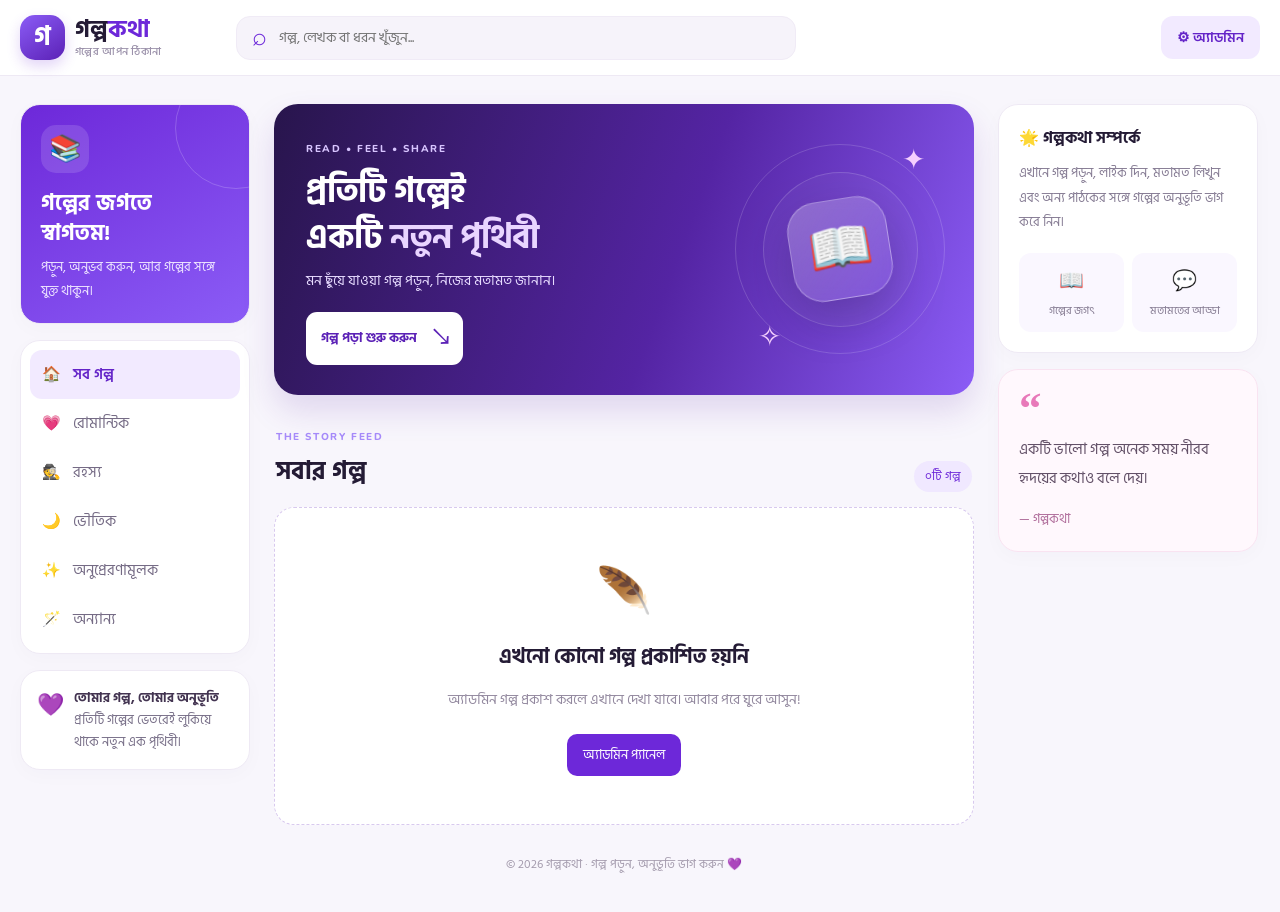
<file: index.html>
<!DOCTYPE html>
<html lang="bn">
<head>
  <meta charset="UTF-8">
  <meta name="viewport" content="width=device-width, initial-scale=1">
  <meta name="theme-color" content="#6d28d9">
  <title>গল্পকথা — গল্পের আপন ঠিকানা</title>
  <link rel="stylesheet" href="style.css">
</head>
<body>
  <header class="topbar">
    <a class="brand" href="index.html" aria-label="গল্পকথা হোম">
      <span class="brand-mark">গ</span><span>গল্প<span class="brand-light">কথা</span><small>গল্পের আপন ঠিকানা</small></span>
    </a>
    <div class="search-wrap"><span>⌕</span><input id="searchInput" type="search" placeholder="গল্প, লেখক বা ধরন খুঁজুন..." aria-label="গল্প খুঁজুন"></div>
    <a class="admin-link" href="admin.html">⚙ অ্যাডমিন</a>
  </header>
  <main class="layout">
    <aside class="sidebar">
      <div class="side-card welcome">
        <div class="welcome-icon">📚</div><h2>গল্পের জগতে<br>স্বাগতম!</h2>
        <p>পড়ুন, অনুভব করুন, আর গল্পের সঙ্গে যুক্ত থাকুন।</p>
      </div>
      <div class="side-card side-nav">
        <button class="nav-item active" data-filter="সব গল্প">🏠 <span>সব গল্প</span></button>
        <button class="nav-item" data-filter="রোমান্টিক">💗 <span>রোমান্টিক</span></button>
        <button class="nav-item" data-filter="রহস্য">🕵️ <span>রহস্য</span></button>
        <button class="nav-item" data-filter="ভৌতিক">🌙 <span>ভৌতিক</span></button>
        <button class="nav-item" data-filter="অনুপ্রেরণামূলক">✨ <span>অনুপ্রেরণামূলক</span></button>
        <button class="nav-item" data-filter="অন্যান্য">🪄 <span>অন্যান্য</span></button>
      </div>
      <div class="side-card mini-note"><span>💜</span><p><b>তোমার গল্প, তোমার অনুভূতি</b><br>প্রতিটি গল্পের ভেতরেই লুকিয়ে থাকে নতুন এক পৃথিবী।</p></div>
    </aside>
    <section class="feed">
      <section class="hero">
        <div class="hero-copy"><span class="eyebrow">READ • FEEL • SHARE</span><h1>প্রতিটি গল্পেই<br>একটি <em>নতুন পৃথিবী</em></h1><p>মন ছুঁয়ে যাওয়া গল্প পড়ুন, নিজের মতামত জানান।</p><a href="#storyFeed" class="hero-button">গল্প পড়া শুরু করুন <span>↘</span></a></div>
        <div class="hero-art" aria-hidden="true"><div class="orb orb-one"></div><div class="orb orb-two"></div><div class="book">📖</div><span class="spark spark-one">✦</span><span class="spark spark-two">✧</span></div>
      </section>
      <div class="feed-heading"><div><span class="eyebrow">THE STORY FEED</span><h2 id="feedTitle">সবার গল্প</h2></div><span class="feed-count" id="storyCount">০টি গল্প</span></div>
      <div id="storyFeed" class="story-feed"></div>
      <div id="emptyState" class="empty-state" hidden><div>🪶</div><h3 id="emptyTitle">এখনো কোনো গল্প প্রকাশিত হয়নি</h3><p id="emptyText">অ্যাডমিন গল্প প্রকাশ করলে এখানে দেখা যাবে। আবার পরে ঘুরে আসুন!</p><a href="admin.html" class="empty-admin">অ্যাডমিন প্যানেল</a></div>
      <footer>© <span id="year"></span> গল্পকথা · গল্প পড়ুন, অনুভূতি ভাগ করুন 💜</footer>
    </section>
    <aside class="rightbar">
      <div class="side-card trend-card"><h3>🌟 গল্পকথা সম্পর্কে</h3><p>এখানে গল্প পড়ুন, লাইক দিন, মতামত লিখুন এবং অন্য পাঠকের সঙ্গে গল্পের অনুভূতি ভাগ করে নিন।</p><div class="trend-stats"><div><b>📖</b><span>গল্পের জগৎ</span></div><div><b>💬</b><span>মতামতের আড্ডা</span></div></div></div>
      <div class="side-card quote-card"><span>“</span><p>একটি ভালো গল্প অনেক সময় নীরব হৃদয়ের কথাও বলে দেয়।</p><small>— গল্পকথা</small></div>
    </aside>
  </main>
  <script src="app.js"></script>
</body>
</html>
</file>
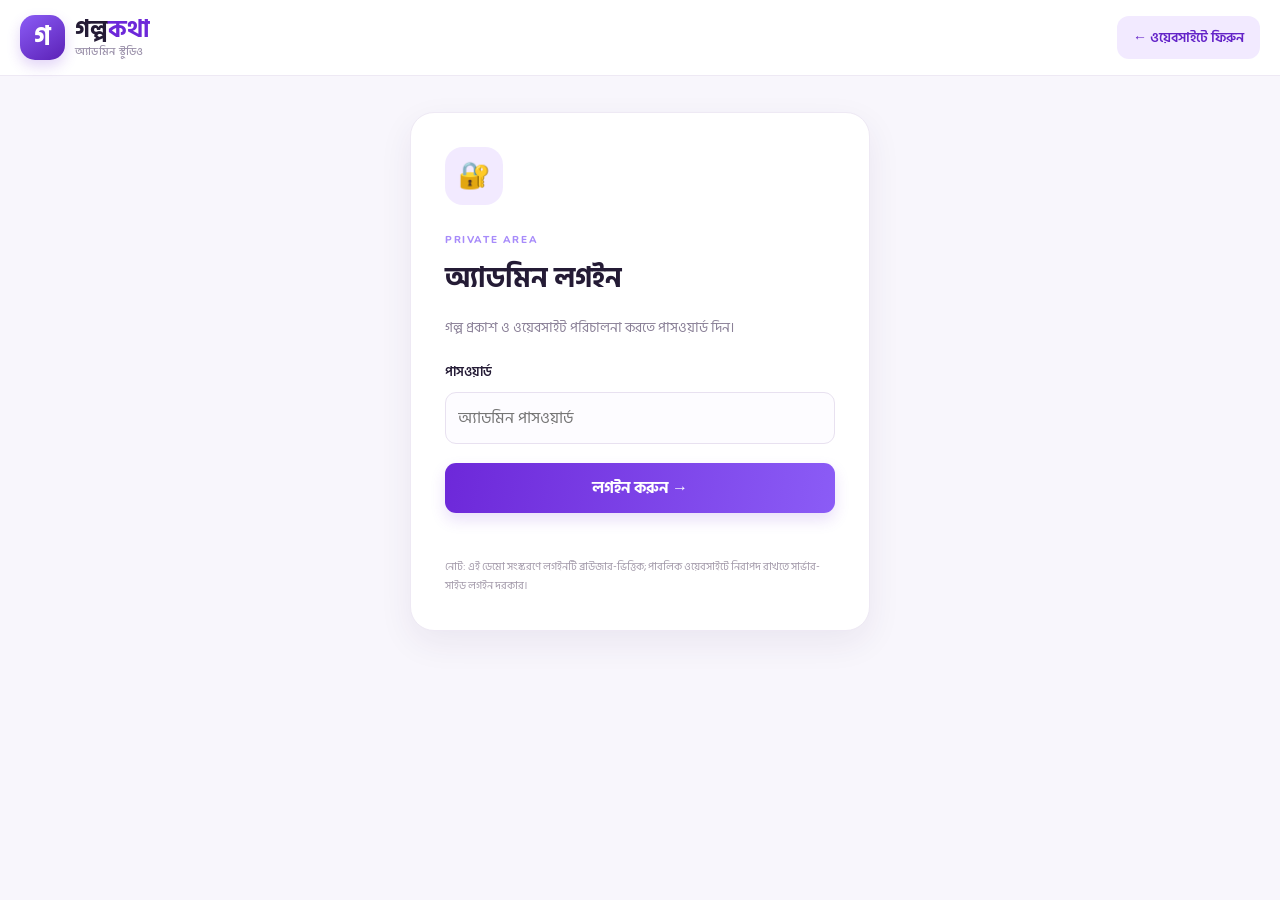
<file: admin.html>
<!DOCTYPE html>
<html lang="bn">
<head>
  <meta charset="UTF-8"><meta name="viewport" content="width=device-width, initial-scale=1">
  <meta name="theme-color" content="#6d28d9"><title>অ্যাডমিন প্যানেল — গল্পকথা</title><link rel="stylesheet" href="style.css">
</head>
<body class="admin-body">
  <header class="topbar admin-top"><a class="brand" href="index.html"><span class="brand-mark">গ</span><span>গল্প<span class="brand-light">কথা</span><small>অ্যাডমিন স্টুডিও</small></span></a><a class="admin-link" href="index.html">← ওয়েবসাইটে ফিরুন</a></header>
  <main class="admin-shell">
    <section id="loginPanel" class="login-card">
      <div class="login-symbol">🔐</div><span class="eyebrow">PRIVATE AREA</span><h1>অ্যাডমিন লগইন</h1><p>গল্প প্রকাশ ও ওয়েবসাইট পরিচালনা করতে পাসওয়ার্ড দিন।</p>
      <form id="loginForm"><label for="adminPassword">পাসওয়ার্ড</label><input id="adminPassword" type="password" autocomplete="current-password" placeholder="অ্যাডমিন পাসওয়ার্ড" required><button class="primary-button" type="submit">লগইন করুন <span>→</span></button><p id="loginError" class="error" role="alert"></p></form>
      <small class="security-note">নোট: এই ডেমো সংস্করণে লগইনটি ব্রাউজার-ভিত্তিক; পাবলিক ওয়েবসাইটে নিরাপদ রাখতে সার্ভার-সাইড লগইন দরকার।</small>
    </section>
    <section id="dashboard" hidden>
      <div class="dashboard-heading"><div><span class="eyebrow">CONTENT MANAGEMENT</span><h1>অ্যাডমিন ড্যাশবোর্ড</h1><p>গল্প তৈরি করুন, প্রকাশ করুন এবং প্রকাশিত গল্প পরিচালনা করুন।</p></div><button id="logoutBtn" class="secondary-button">লগআউট ↗</button></div>
      <div class="admin-grid">
        <section class="admin-card editor-card"><h2>✍️ নতুন গল্প প্রকাশ</h2><p class="muted">সব তথ্য পূরণ করে প্রকাশ করুন।</p>
          <form id="storyForm">
            <label for="storyTitle">গল্পের নাম *</label><input id="storyTitle" required maxlength="140" placeholder="যেমন: শেষ বিকেলের চিঠি">
            <div class="form-row"><div><label for="writerName">লেখকের নাম *</label><input id="writerName" required maxlength="80" placeholder="লেখকের নাম"></div><div><label for="storyType">গল্পের ধরন *</label><select id="storyType" required><option value="">ধরন নির্বাচন</option><option>রোমান্টিক</option><option>রহস্য</option><option>ভৌতিক</option><option>অনুপ্রেরণামূলক</option><option>পারিবারিক</option><option>অ্যাডভেঞ্চার</option><option>অন্যান্য</option></select></div></div>
            <label for="partNumber">পার্ট / পর্ব নম্বর</label><input id="partNumber" maxlength="40" placeholder="যেমন: পর্ব ১ (ঐচ্ছিক)">
            <label for="storyContent">গল্পের সম্পূর্ণ লেখা *</label><textarea id="storyContent" required rows="12" placeholder="এখানে গল্প লিখুন..." ></textarea>
            <div class="editor-bottom"><small>দীর্ঘ গল্পে পাঠকের জন্য “আরও পড়ুন” অপশন স্বয়ংক্রিয়ভাবে আসবে।</small><button class="primary-button" type="submit">প্রকাশ করুন ✨</button></div>
          </form><p id="publishMessage" class="success" role="status"></p>
        </section>
        <section class="admin-card"><div class="section-title"><h2>📚 প্রকাশিত গল্প</h2><span id="adminStoryCount" class="feed-count">০টি</span></div><div id="adminStoryList" class="admin-story-list"></div></section>
        <section class="admin-card password-card"><h2>🔑 পাসওয়ার্ড পরিবর্তন</h2><p class="muted">নতুন পাসওয়ার্ড এই ব্রাউজারে সংরক্ষিত হবে।</p><form id="passwordForm"><label for="oldPassword">বর্তমান পাসওয়ার্ড</label><input id="oldPassword" type="password" required><label for="newPassword">নতুন পাসওয়ার্ড</label><input id="newPassword" type="password" minlength="6" required placeholder="কমপক্ষে ৬ অক্ষর"><label for="confirmPassword">নতুন পাসওয়ার্ড আবার লিখুন</label><input id="confirmPassword" type="password" minlength="6" required><button class="secondary-button" type="submit">পাসওয়ার্ড আপডেট করুন</button><p id="passwordMessage" role="status"></p></form></section>
      </div>
      <p class="security-warning">গুরুত্বপূর্ণ: এটি HTML/CSS/JavaScript দিয়ে তৈরি প্রোটোটাইপ। ডেটা একই ব্রাউজারের Local Storage-এ থাকে এবং পাসওয়ার্ড নিরাপদ সার্ভারে যাচাই হয় না। অনলাইনে সবার জন্য প্রকাশ, একাধিক ডিভাইসে ডেটা ভাগাভাগি ও প্রকৃত নিরাপত্তার জন্য backend/database যুক্ত করতে হবে।</p>
    </section>
  </main><script src="admin.js"></script>
</body>
</html>
</file>
<file: style.css>
@import url('https://fonts.googleapis.com/css2?family=Hind+Siliguri:wght@400;500;600;700&family=Nunito:wght@400;600;700;800;900&display=swap');
:root{--purple:#6d28d9;--purple2:#8b5cf6;--ink:#241b35;--muted:#827a91;--line:#eee9f5;--bg:#f8f6fc;--white:#fff;--pink:#fce7f3;--shadow:0 12px 34px rgba(50,25,86,.07)}
*{box-sizing:border-box}html{scroll-behavior:smooth}body{margin:0;background:var(--bg);color:var(--ink);font-family:'Hind Siliguri',sans-serif;font-size:16px}button,input,textarea,select{font:inherit}button,a{-webkit-tap-highlight-color:transparent}a{color:inherit;text-decoration:none}.topbar{height:76px;background:#fff;display:flex;align-items:center;gap:26px;padding:0 max(20px,calc((100% - 1420px)/2));border-bottom:1px solid #eee9f4;position:sticky;top:0;z-index:20}.brand{display:flex;align-items:center;gap:10px;min-width:190px;font-size:24px;font-weight:700;line-height:1.05}.brand-mark{height:45px;width:45px;border-radius:15px;background:linear-gradient(145deg,#8b5cf6,#5b21b6);color:#fff;display:grid;place-items:center;font-size:27px;box-shadow:0 6px 14px #6d28d933}.brand-light{color:var(--purple)}.brand small{display:block;color:#9b91aa;font-size:11px;font-weight:500;letter-spacing:.3px;margin-top:5px}.search-wrap{flex:1;max-width:560px;height:44px;background:#f6f3fa;border:1px solid #f0ebf6;border-radius:14px;display:flex;align-items:center;gap:10px;padding:0 15px;color:var(--purple);font-size:25px}.search-wrap input{border:0;outline:0;background:transparent;width:100%;font-size:14px;color:var(--ink)}.admin-link{margin-left:auto;background:#f2eaff;color:#6424c8;padding:10px 16px;border-radius:12px;font-weight:600;font-size:14px;white-space:nowrap}.layout{max-width:1420px;margin:28px auto;display:grid;grid-template-columns:230px minmax(0,700px) 260px;gap:24px;padding:0 20px;align-items:start}.sidebar,.rightbar{position:sticky;top:98px;display:grid;gap:16px}.side-card,.admin-card{background:#fff;border:1px solid #eee9f4;border-radius:20px;padding:20px;box-shadow:0 5px 20px rgba(50,25,86,.025)}.welcome{background:linear-gradient(150deg,#6d28d9,#8b5cf6);color:#fff;overflow:hidden;position:relative}.welcome:after{content:"";position:absolute;width:120px;height:120px;border:1px solid #ffffff30;border-radius:50%;right:-48px;top:-38px}.welcome-icon{font-size:26px;background:#ffffff22;width:48px;height:48px;border-radius:15px;display:grid;place-items:center}.welcome h2{font-size:22px;line-height:1.35;margin:16px 0 8px}.welcome p{font-size:13px;color:#eee5ff;line-height:1.8;margin:0}.side-nav{padding:9px}.nav-item{width:100%;border:0;background:transparent;display:flex;align-items:center;gap:12px;padding:12px;border-radius:12px;text-align:left;color:#756b85;cursor:pointer;font-size:15px}.nav-item.active,.nav-item:hover{background:#f2eaff;color:#6424c8;font-weight:600}.mini-note{display:flex;gap:10px;padding:16px;font-size:13px;color:#786f88;line-height:1.7}.mini-note>span{font-size:22px}.mini-note p{margin:0}.mini-note b{color:#433451}.hero{background:linear-gradient(110deg,#28154c 0%,#5424a3 57%,#8b5cf6 100%);min-height:250px;border-radius:24px;color:#fff;padding:30px 32px;position:relative;overflow:hidden;display:flex;align-items:center;box-shadow:0 16px 32px #5424a326}.hero-copy{position:relative;z-index:2}.eyebrow{font:800 10px 'Nunito',sans-serif;letter-spacing:1.6px;color:#a78bfa}.hero .eyebrow{color:#d8c5ff}.hero h1{font-size:34px;line-height:1.35;margin:9px 0 8px;letter-spacing:-.5px}.hero h1 em{font-style:normal;color:#e9d5ff}.hero p{font-size:14px;color:#e7dbff;margin:0 0 20px}.hero-button{display:inline-flex;gap:16px;align-items:center;background:#fff;color:#5b21b6;border-radius:11px;padding:11px 15px;font-size:13px;font-weight:700}.hero-button span{font-size:19px}.hero-art{position:absolute;right:24px;top:0;width:220px;height:100%;display:grid;place-items:center}.orb{position:absolute;border-radius:50%;border:1px solid #ffffff28}.orb-one{width:210px;height:210px}.orb-two{width:155px;height:155px;background:#ffffff0b}.book{width:100px;height:100px;border-radius:30px;background:linear-gradient(145deg,#ffffff40,#ffffff0a);border:1px solid #ffffff50;display:grid;place-items:center;font-size:52px;transform:rotate(-9deg);box-shadow:0 20px 50px #1c103c45;backdrop-filter:blur(8px)}.spark{position:absolute;color:#f5d0fe;font-size:28px}.spark-one{top:34px;right:25px}.spark-two{bottom:35px;left:28px}.feed-heading{display:flex;align-items:end;justify-content:space-between;margin:27px 2px 15px}.feed-heading h2{font-size:25px;margin:3px 0 0}.feed-count{font-size:12px;background:#f0e8ff;color:#6d28d9;border-radius:100px;padding:6px 11px;white-space:nowrap}.story-feed{display:grid;gap:17px}.story-card{background:#fff;border:1px solid #eee9f4;border-radius:20px;overflow:hidden;box-shadow:0 5px 20px rgba(50,25,86,.025)}.story-head{display:flex;align-items:center;gap:12px;padding:19px 20px 10px}.avatar{height:43px;width:43px;border-radius:15px;background:linear-gradient(145deg,#ede9fe,#fce7f3);display:grid;place-items:center;font-size:22px;flex-shrink:0}.story-meta{min-width:0;flex:1}.story-meta strong{display:block;font-size:15px;overflow-wrap:anywhere}.story-meta small{color:#9990a7;font-size:12px}.type-pill{font-size:11px;color:#7c3aed;background:#f3e8ff;padding:5px 10px;border-radius:30px;white-space:nowrap}.story-title{font-size:22px;line-height:1.45;margin:6px 20px 5px}.story-subtitle{margin:0 20px 14px;color:#91879f;font-size:12px}.story-content{font-size:15px;line-height:2;color:#544a62;margin:0 20px 14px;white-space:pre-wrap;overflow-wrap:anywhere}.story-content.collapsed{max-height:225px;overflow:hidden;mask-image:linear-gradient(to bottom,#000 65%,transparent 100%)}.see-more{display:inline-block;border:0;background:none;color:#6d28d9;font-weight:700;margin:0 20px 16px;padding:3px 0;cursor:pointer}.story-actions{border-top:1px solid #f0ecf5;border-bottom:1px solid #f0ecf5;padding:10px 17px;display:flex;gap:8px}.action-btn{flex:1;border:0;background:transparent;color:#837990;border-radius:10px;padding:9px 6px;cursor:pointer;font-size:13px;font-weight:600}.action-btn:hover,.action-btn.selected{background:#f5efff;color:#6d28d9}.action-btn.disliked{color:#dc4772;background:#fff0f4}.comments{padding:16px 20px 19px}.comments h4{margin:0 0 12px;font-size:14px}.comment-form{display:flex;gap:8px;margin-bottom:13px}.comment-form input{min-width:0;width:100%;border:1px solid #eee8f4;background:#fbfaff;border-radius:10px;padding:10px 11px;outline:0;font-size:13px}.comment-form input:focus,.admin-card input:focus,.admin-card textarea:focus,.admin-card select:focus,.login-card input:focus{border-color:#a78bfa;box-shadow:0 0 0 3px #8b5cf61c}.comment-form button{border:0;border-radius:10px;background:#6d28d9;color:#fff;padding:0 14px;font-weight:700;cursor:pointer}.comment{display:flex;gap:9px;margin-top:11px;align-items:flex-start}.comment-avatar{height:30px;width:30px;flex-shrink:0;border-radius:10px;background:#f1e9ff;display:grid;place-items:center;color:#6d28d9;font-size:14px}.comment-body{flex:1;background:#f8f6fb;border-radius:0 12px 12px 12px;padding:9px 12px;min-width:0}.comment-body strong{font-size:12px}.comment-body p{font-size:13px;line-height:1.7;margin:3px 0 0;white-space:pre-wrap;overflow-wrap:anywhere}.delete-comment{border:0;background:transparent;color:#b0a6bc;font-size:11px;cursor:pointer;padding:4px}.delete-comment:hover{color:#d6336c}.no-comments{font-size:12px;color:#a49bad;margin:0}.rightbar .side-card h3{font-size:16px;margin:0 0 10px}.trend-card p{font-size:13px;line-height:1.9;color:#857b93;margin:0}.trend-stats{display:grid;grid-template-columns:1fr 1fr;gap:8px;margin-top:18px}.trend-stats div{background:#faf7ff;border-radius:12px;padding:12px 8px;text-align:center;display:grid;gap:5px}.trend-stats b{font-size:20px}.trend-stats span{font-size:11px;color:#837990}.quote-card{background:#fff8fd;border-color:#f9e3f1}.quote-card>span{font:900 45px Georgia;color:#e879b9;line-height:.8}.quote-card p{font-size:15px;line-height:1.9;margin:5px 0 12px;color:#635168}.quote-card small{color:#b06d9b}.empty-state{text-align:center;background:#fff;border:1px dashed #d8c9ee;border-radius:20px;padding:48px 20px}.empty-state>div{font-size:45px}.empty-state h3{font-size:20px;margin:12px 0 5px}.empty-state p{color:#93899f;font-size:14px;line-height:1.8}.empty-admin{display:inline-block;background:#6d28d9;color:#fff;padding:10px 16px;border-radius:10px;font-size:13px;margin-top:8px}footer{text-align:center;padding:30px 8px 10px;color:#a49bad;font-size:12px}
.admin-body{min-height:100vh}.admin-top{position:static}.admin-shell{max-width:1120px;margin:36px auto;padding:0 20px 50px}.login-card{max-width:460px;margin:35px auto;background:#fff;border:1px solid #eee9f4;border-radius:24px;padding:34px;box-shadow:var(--shadow)}.login-symbol{width:58px;height:58px;display:grid;place-items:center;background:#f2eaff;border-radius:18px;font-size:26px;margin-bottom:20px}.login-card h1,.dashboard-heading h1{font-size:28px;margin:5px 0}.login-card>p,.dashboard-heading p{color:#8b8198;font-size:14px;line-height:1.8}.login-card form,.admin-card form{display:grid;gap:9px}.login-card label,.admin-card label{font-size:13px;font-weight:600;margin-top:7px}.login-card input,.admin-card input,.admin-card textarea,.admin-card select{width:100%;border:1px solid #e8e1f0;border-radius:11px;padding:12px;background:#fdfcff;outline:0;color:var(--ink);min-width:0}.admin-card textarea{resize:vertical;line-height:1.8}.primary-button,.secondary-button{border:0;border-radius:11px;padding:12px 17px;font-weight:700;cursor:pointer}.primary-button{background:linear-gradient(100deg,#6d28d9,#8b5cf6);color:#fff;box-shadow:0 7px 15px #6d28d926}.login-card .primary-button{margin-top:10px}.secondary-button{background:#f1e9ff;color:#6524c8}.error{color:#d6336c;font-size:12px;min-height:16px;margin:0}.success{color:#16845b;font-size:13px}.security-note{display:block;color:#a39aaa;font-size:11px;line-height:1.7;margin-top:20px}.dashboard-heading{display:flex;justify-content:space-between;align-items:center;gap:15px;margin-bottom:24px}.dashboard-heading .eyebrow{color:#8b5cf6}.admin-grid{display:grid;grid-template-columns:minmax(0,1.25fr) minmax(280px,.75fr);gap:18px;align-items:start}.admin-card{padding:23px}.admin-card h2{font-size:19px;margin:0}.muted{font-size:13px;color:#958ba1;margin:5px 0 18px}.form-row{display:grid;grid-template-columns:1fr 1fr;gap:12px}.form-row>div{min-width:0;display:grid;gap:9px}.editor-bottom{display:flex;align-items:center;justify-content:space-between;gap:12px;margin-top:10px}.editor-bottom small{font-size:11px;color:#9b91a6;line-height:1.6}.section-title{display:flex;align-items:center;justify-content:space-between;gap:8px;margin-bottom:16px}.admin-story-list{display:grid;gap:10px}.admin-story-item{border:1px solid #f0ebf6;border-radius:13px;padding:12px;display:flex;gap:10px;align-items:center}.admin-story-item .info{min-width:0;flex:1}.admin-story-item strong{display:block;font-size:13px;overflow-wrap:anywhere}.admin-story-item small{display:block;color:#94899f;font-size:11px;margin-top:3px}.danger-button{border:0;border-radius:9px;padding:8px 10px;color:#c52c5e;background:#fff0f4;font-size:12px;cursor:pointer;white-space:nowrap}.admin-empty{font-size:13px;color:#9c92a7;line-height:1.8}.password-card{grid-column:2;grid-row:2}.password-card form{gap:7px}.password-card .secondary-button{margin-top:8px}.security-warning{margin-top:20px;background:#fff8e9;border:1px solid #f6e4b8;border-radius:13px;padding:14px 16px;color:#8c6b25;font-size:12px;line-height:1.8}
@media(min-width:1200px){.editor-card{grid-row:span 2}}@media(max-width:1100px){.layout{grid-template-columns:210px minmax(0,1fr);max-width:940px}.rightbar{display:none}.hero-art{right:0;opacity:.8}.hero-copy{max-width:75%}.admin-grid{grid-template-columns:1fr 1fr}.editor-card{grid-column:1/-1}.password-card{grid-column:auto;grid-row:auto}}
@media(max-width:700px){.topbar{height:auto;min-height:67px;gap:10px;padding:10px 13px;flex-wrap:wrap}.brand{min-width:0;font-size:21px;gap:7px}.brand-mark{width:39px;height:39px;border-radius:13px;font-size:23px}.brand small{font-size:9px}.search-wrap{order:3;flex-basis:100%;max-width:none;height:40px}.admin-link{padding:9px 11px;font-size:12px}.layout{display:block;padding:0 12px;margin:15px auto}.sidebar{position:static;display:block;margin-bottom:14px}.welcome,.mini-note{display:none}.side-nav{display:flex;overflow-x:auto;gap:5px;padding:7px;border-radius:14px;scrollbar-width:none}.side-nav::-webkit-scrollbar{display:none}.nav-item{width:auto;flex:0 0 auto;padding:9px 11px;gap:6px;font-size:12px;white-space:nowrap}.hero{min-height:230px;border-radius:20px;padding:24px 20px}.hero h1{font-size:28px}.hero p{font-size:12px;max-width:245px}.hero-art{right:-75px;opacity:.38}.hero-copy{max-width:100%}.feed-heading{margin:22px 2px 12px}.feed-heading h2{font-size:22px}.story-card{border-radius:17px}.story-head{padding:15px 14px 8px;gap:9px}.avatar{width:38px;height:38px;border-radius:13px}.story-meta strong{font-size:13px}.story-meta small{font-size:10px}.type-pill{font-size:10px;padding:4px 7px}.story-title{font-size:20px;margin:6px 15px 4px}.story-subtitle{margin:0 15px 12px}.story-content{font-size:14px;line-height:1.9;margin:0 15px 12px}.see-more{margin:0 15px 13px}.story-actions{padding:8px 9px;gap:2px}.action-btn{font-size:12px;padding:9px 2px}.comments{padding:13px 14px 16px}.comment-form{gap:6px}.comment-form input{padding:10px 8px;font-size:12px}.comment-form button{padding:0 10px;font-size:12px}.admin-shell{margin:20px auto;padding:0 12px 35px}.login-card{padding:25px 20px;margin:18px auto}.login-card h1,.dashboard-heading h1{font-size:24px}.dashboard-heading{align-items:flex-start}.dashboard-heading p{font-size:12px}.admin-grid{grid-template-columns:1fr}.editor-card,.password-card{grid-column:auto;grid-row:auto}.admin-card{padding:17px}.form-row{grid-template-columns:1fr;gap:0}.editor-bottom{align-items:flex-start;flex-direction:column}.editor-bottom .primary-button{width:100%}.admin-story-item{align-items:flex-start}.admin-story-item .danger-button{padding:8px}.security-warning{font-size:11px}}
@media(max-width:360px){.brand{font-size:19px}.admin-link{font-size:11px;padding:8px}.hero h1{font-size:25px}.type-pill{max-width:78px;overflow:hidden;text-overflow:ellipsis}.story-title{font-size:18px}.action-btn{font-size:11px}}
</file>
